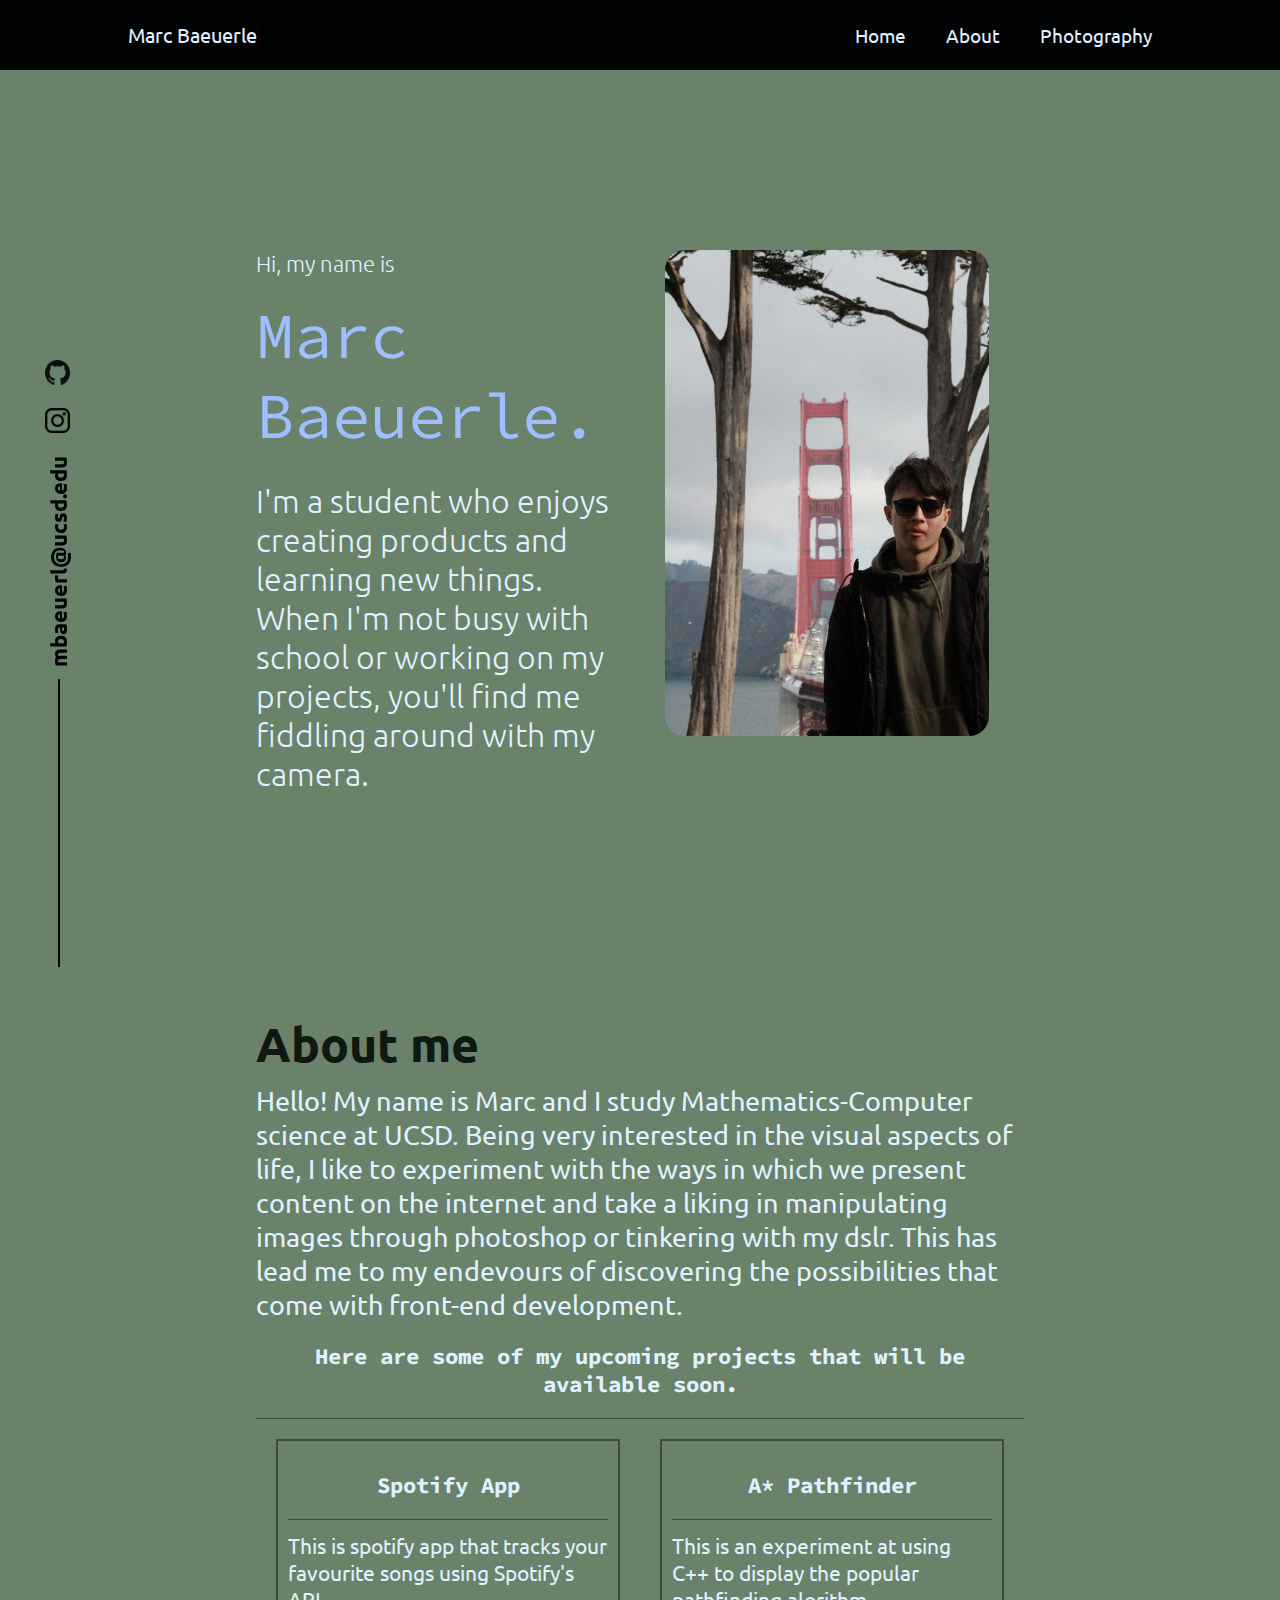
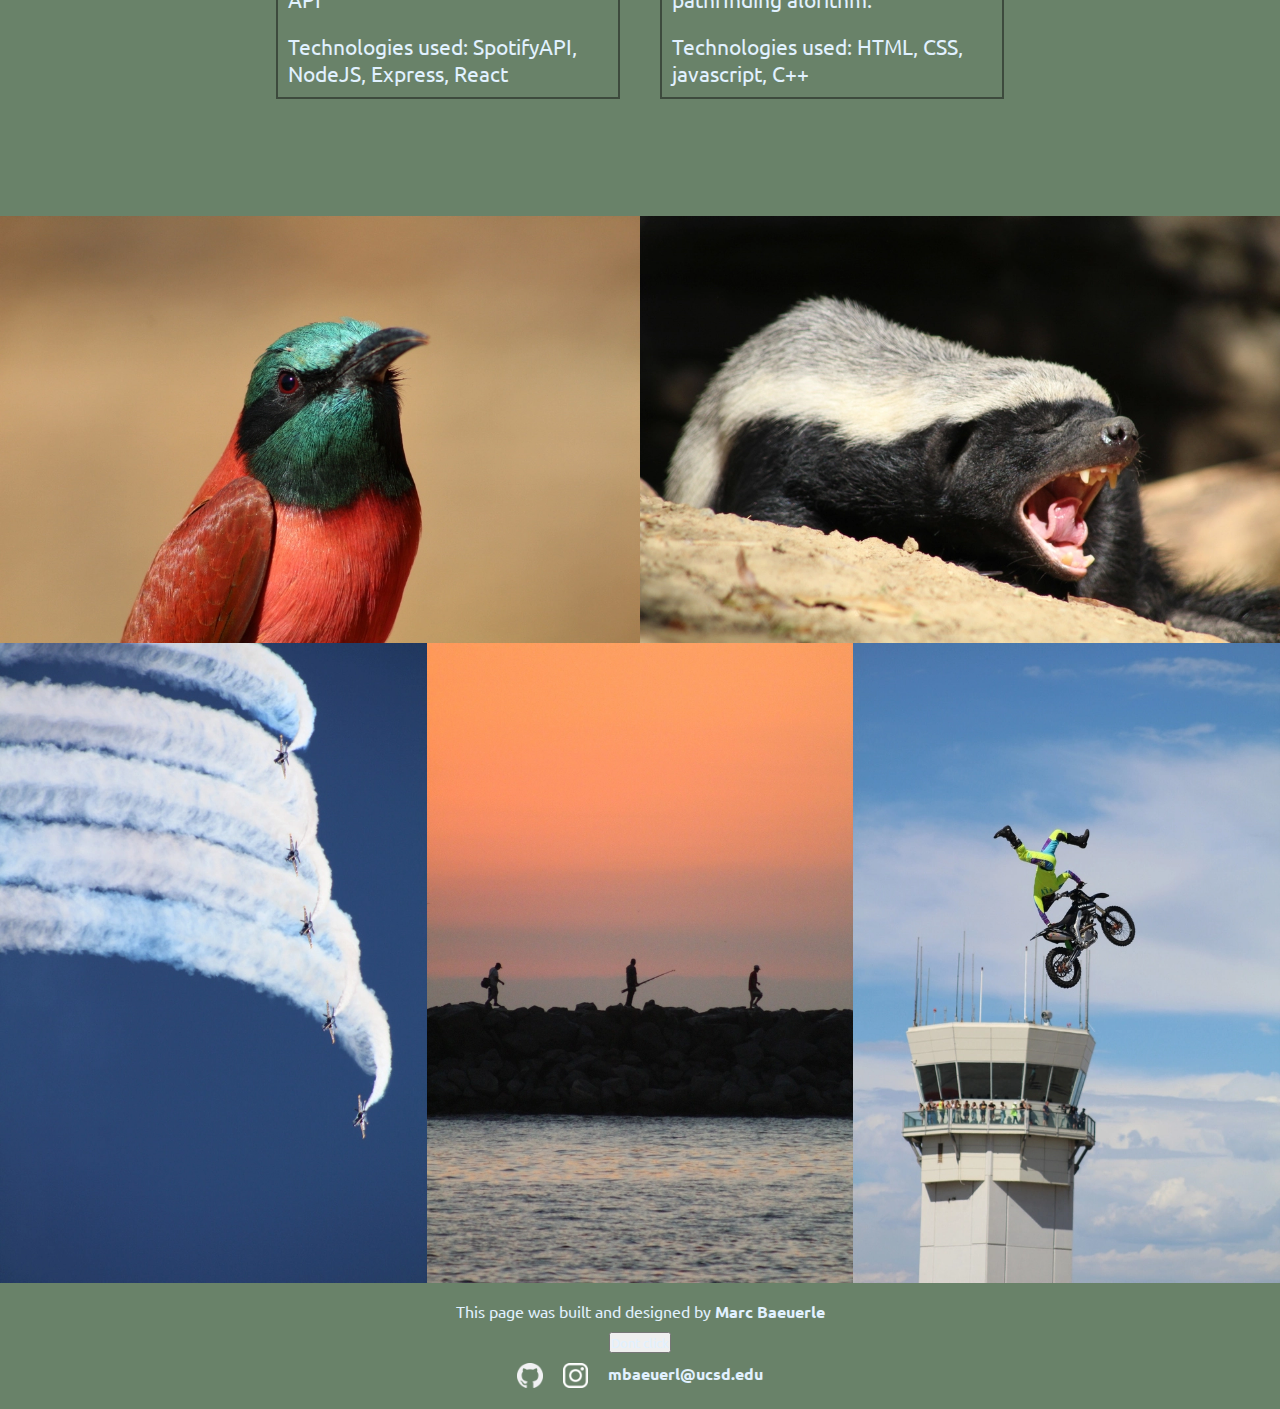
<file: index.html>
<!DOCTYPE html>
<html lang="en">

<head>
  <meta charset="UTF-8">
  <meta name="author" content="Marc Baeuerle">
  <meta name="viewport" content="width=device-width, initial-scale=1.0">

  <title>Marc's Website</title>
  <link rel="icon" type="image/x-icon" href="photos/title_icon.png">
  <link rel="stylesheet" href="newStyle.css" media="screen" type="text/css">
  <script>

  </script>


</head>

<body>

  <header>
    <nav>
      <a class="nav-logo" href="#">
        <span>Marc Baeuerle</span>
        <div class="cursor"></div>
      </a>

      <ul class="nav-list">
        <li>
          <a href="index.html">Home</a>
        </li>
        <li>
          <a href="#anchor-about">About</a>
        </li>
        <li>
          <a href="#anchor-photography">Photography</a>
        </li>
        <!-- <li>
          <a class="end" href="demos.html">Demos page</a>
        </li> -->
      </ul>

      <ul class="hamburger">
        <li>
          <a href="#">
            <span class="bar"></span>
            <span class="bar"></span>
            <span class="bar"></span>
          </a>
        </li>
      </ul>


    </nav>
  </header>
  <main>
    <div id="non-image">
      <section id="sidebar-contact">
        <ul>
          <!--a href="link address"><img src="image destination"></a>-->
          <li><a href="https://github.com/MarcBaeuerle"><img src="photos/github_icon.png" height="25"
                alt="github logo"></a></li>
          <li><a href="https://www.instagram.com/marcc.baeuerle/"><img src="photos/instagram_icon.png" height="25"
                alt="instagram logo"></a></li>
          <li>
            <h4><span id="line"></span>mbaeuerl@ucsd.edu</h4>
          </li>
        </ul>
      </section>


      <section id="anchor-home">

        <div class="home-text">
          <h2><code>Hi, my name is</code></h2>
          <h1><span><strong>Marc Baeuerle.</strong></span></h1>
          <h3>I'm a student who enjoys creating products and learning new things.
            When I'm not busy with school or working on my projects, you'll find me fiddling around with my camera.
          </h3>
        </div>
        <aside>
          <picture id="profile-pic">
            <source media="(max-width:992px)" srcset="photos/me_2.webp">
            <img src="photos/profile_picnew.webp" alt="Me standing in from of the golden gate bridge">
          </picture>
        </aside>
        <br>

      </section>

    
      <section id="anchor-about">
        <div class="about-text">
          <h2>About me</h2>
          <p>Hello! My name is Marc and I study Mathematics-Computer science at UCSD. Being very interested in the
            visual aspects of life, I like to experiment with the ways in which we present content on the internet
            and take a liking in manipulating images through photoshop or tinkering with my dslr. This has lead me
            to my endevours of discovering the possibilities that come with front-end development.
          </p>

          <h4>Here are some of my upcoming projects that will be available soon.</h4>
          <ul>
            <li>
              <h4>Spotify App</h4>
              <p class="descrip">This is spotify app that tracks your favourite songs using Spotify's API</p>
              <br>
              <p>Technologies used: SpotifyAPI, NodeJS, Express, React</p>             
            </li>
            <li>
              <h4>A* Pathfinder</h4>
              <p class="descrip">This is an experiment at using C++ to display the popular pathfinding alorithm.</p>
              <br>
              <p>Technologies used: HTML, CSS, javascript, C++</p>
            </li>
          </ul>
        </div>
      </section>
    </div>
    <section id="anchor-photography">
      <h6>My photographs</h6>
      <ul class="pictures-one">
        <li>
          <img src="photos/bird.webp" loading="lazy" alt="Image of a Bee-Eater">
        </li>
        <li>
          <img src="photos/honeybadger.webp" loading="lazy" alt="Image of a Honeybadger yawning">
        </li>
      </ul>
      <ul class="pictures-two">
        <li>
          <img src="photos/planes.webp" loading="lazy" alt="Image of 5 Blue Angles flying in unison">
        </li>
        <li>
          <img src="photos/sunset.webp" loading="lazy" alt="Image of a stuntman doing acrobatics with his bike">
        </li>
        <li>
          <img src="photos/bikeshow.webp" loading="lazy" alt="Image of 3 fisherman in the sunset">
        </li>
      </ul>
    </section>
  </main>


  <footer>
    <p>This page was built and designed by <strong>Marc Baeuerle</strong></p>
    <button type="button"
      onclick="alert('who is THOMAS A POWELL? 🙄🤭🤔🤫😰 in math: my solution ➗😊 in history: my QUEEN 👑😣 in art: my canvas 🎨🥳 in science: my oxygen 💨😝 in geography: my world 🌎🤯')">Dont
      click</button>
      <ul>
        <!--a href="link address"><img src="image destination"></a>-->
        <li><a href="https://github.com/MarcBaeuerle"><img src="photos/github_icon.png" height="25"
              alt="github logo"></a></li>
        <li><a href="https://www.instagram.com/marcc.baeuerle/"><img src="photos/instagram_icon.png" height="25"
              alt="instagram logo"></a></li>
        <li>
          <h4>mbaeuerl@ucsd.edu</h4>
        </li>
      </ul>
  </footer>
</body>


</html>
</file>
<file: newStyle.css>
@import url('https://fonts.googleapis.com/css2?family=Source+Code+Pro:wght@500&family=Ubuntu:wght@300&display=swap');

* {
    /* border: 1px solid white; */
    color: #E1F1FF;
    margin: 0;
    padding: 0;
    list-style: none;
    text-decoration: none;
    font-family: 'Ubuntu', sans-serif;
}

body {
    background-color: rgb(105, 130, 105);
}


/* -------------------THIS CONTROLS THE HEADER AND NAVIGATION------------------- */

header {
    width: 100%;
    height: max(70px, 6vh);
    display: block;
    background-color: #020305;
    position: sticky;
    top: 0;
    z-index: 2;
}

nav {
    width: 80%;
    height: 100%;
    display: block;
    margin: 0 auto;
    /* background-color: red; */
}

.nav-logo {
    height: 100%;
    display: table;
    float: left;
    color: #E1F1FF;
}

.nav-logo span {
    color: #E1F1FF;
    transition: 0.5s;
    height: 100%;
    display: table-cell;
    vertical-align: middle;
    font-size: 20px;
}

.nav-list {
    float: right;
    height: 100%;
}

.nav-list li {
    height: 100%;
    display: table;
    float: left;
    padding: 0 20px;
}

.nav-list li a {
    display: table-cell;
    vertical-align: middle;
    height: 100%;
    color: #E1F1FF;
    font-family: 'Ubuntu', sans-serif;
    font-size: 1.2rem;
    transition: 0.3s;
}

.hamburger {
    display: none;
    cursor: pointer;
    float: right;
    height: 100%;
}

.hamburger li {
    height: 100%;
    display: table;
    float: left;
    padding: 0 20px;
}

.hamburger li a {
    display: table-cell;
    vertical-align: middle;
    height: 100%;
    color: #E1F1FF;
    font-family: sans-serif;
    transition: 0.3s;
}

.nav-list li:last-child {
    padding: 0 0 0 20px;
}

.nav-list a:hover {
    color: #698269;
    transition: 0.2s;
}

.nav-logo :hover {
    color: #698269;
    transition: 0.5s;
}



.bar {
    display: block;
    width: 25px;
    height: 3px;
    margin: 5px auto;
    background-color: white;
}


/* tablet screen */
@media (max-width: 992px) and (hover: none) {

    header {
        background-color: #020305;
    }

    .nav-logo :hover {
        color: rgb(192, 196, 208);

    }

    .nav-list {
        display: none;
    }

    .hamburger {
        display: block;
    }


}

/* phone screen */
@media (max-width: 768px) {
    header {
        background-color: #020305;
    }

    .nav-list {
        display: none;
    }

    .hamburger {
        display: block;
    }



}

.cursor {
    background: black;
    line-height: 0px;
    margin-top: 23px;
    margin-left: 4px;
    animation: blink 0.8s infinite;
    width: 3px;
    height: 22px;
}

@keyframes blink {
    0% {
        background: black;
    }

    50% {
        background: #E1F1FF;
    }

    100% {
        background: black;
    }
}

/* ---------------------THIS CONTROLS THE SIDE BAR CONTACTS--------------------- */


#sidebar-contact {
    position: sticky;
    top: 40%;
    float: left;
    margin-left: 5vh;
    margin-right: 0;
    /* background-color: red; */
}

#sidebar-contact h4 {
    color: #020305;
    font-size: 22px;
    writing-mode: vertical-lr;
    transform: rotate(-180deg);
}

#line {
    display: inline-block;
    width: 2px;
    height: 32vh;
    margin-bottom: 12px;
    background-color: #020305;
}

#sidebar-contact img {
    margin-bottom: 20px;
    filter: invert(0);
    transition: 0.2s;

}

#sidebar-contact img:hover {
    transform: scale(2);
}

@media screen and (max-width: 992px) {
    #sidebar-contact {
        display: none;
    }
}


/* ------------------------------THIS CONTROLS MAIN------------------------------ */

main {
    width: 100%;
    margin: auto;
    height: 100%;
}


section {
    max-width: 60%;
    margin-inline: auto;
}

@media screen and (max-width: 992px) {

    section {
        max-width: 70%;
    }
}

@media screen and (max-width: 768px) {

    section {
        max-width: 90%;
    }
}

/* -------------------------THIS CONTROLS HOME SECTION------------------------- */

#anchor-home {
    height: max(800px, 94vh);
    display: flex;
    font-family: sans-serif;
    font-size: 1rem;
    margin-left: 20%;
}


.home-text {
    flex: 50%;
    text-align: left;
    margin: 20vh 0px 0 0;
}

.home-text h2 {
    font-size: 1.4rem;
    font-weight: 1;
}

.home-text h1 {
    margin: 2vh 0;
    font-size: 4em;
    font-weight: 20;

}

.home-text strong {
    font-family: 'Source Code Pro', monospace;
    color: #9ebfff;
}

.home-text h3 {
    margin: 3vh 0;
    font-size: 2em;
    font-weight: 20;
}

#anchor-home aside {
    flex: 50%;
    margin: 20vh 10px;
    text-align: center;
}

#anchor-home aside img {
    height: 100%;
    border-radius: 20px;
    transition: 0.5s;

}

@media screen and (min-width: 992px) and (hover: hover) {
    #anchor-home aside img:hover {
        filter: grayscale(1);
        transform: scale(1.1);
    }
}

@media screen and (max-width: 992px) {

    #anchor-home {
        flex-wrap: wrap;
        width: 90% !important;
        margin-left: auto;
    }

    .home-text {
        padding-top: 5vh;
        margin-top: 3vh;
        font-size: 0.7em;
        margin-bottom: 0;
        max-width: 100%;
    }

    #anchor-home aside {
        margin: 0 0;
        padding-top: 0;
        /* text-align: center; */
        max-height: 40%;
        max-width: 100%;
    }

    #anchor-home aside img {
        height: 100%;
    }
}




/* -------------------------THIS CONTROLS ABOUT SECTION------------------------- */

#anchor-about {
    height: max(800px, 100vh);
    display: flex;
    flex-direction: column;
    font-size: 1rem;
    font-family: sans-serif;

}

#anchor-about * {
    /* border: 1px solid white; */
}

.about-text {
    margin: auto;
}

.about-text h2 {
    color: #101811;
    font-size: 3em;
    margin-bottom: 10px;
}

.about-text p {
    font-size: 1.7em;
}

.about-text h3 {
    margin-top: 20px;
    font-size: 1.7em;

}

.about-text h4 {
    text-align: center;
    font-family: 'Source Code Pro', monospace;
    border-bottom: 1px solid #3D4A3D;
    padding: 20px 0;
    font-size: 1.4em;
}

.about-text ul {
    display: flex;
    justify-content: space-around;
}

.about-text li {
    border: 2px solid #3D4A3D;
    padding: 10px;
    margin: 20px;
    flex: 50%;
    max-width: 90%;
}

.about-text .descrip {
    padding-top: 12px;
}

.about-text ul li p {
    font-size: 1.3em;

}

@media screen and (max-width: 768px) {
    #anchor-about {
        height: max(1400px, 120vh);
    }

    .about-text ul {
        flex-wrap: wrap;
    }
}


/* ----------------------THIS CONTROLS PHOTOGRAPHY SECTION---------------------- */

#anchor-photography {
    max-width: 1944px !important;
    /* border: 1px solid white; */
}

#anchor-photography * {
    font-size: 0;
}


.pictures-one {
    display: flex;
    flex-wrap: wrap;
}

.pictures-one li {
    flex: 25%;
}

.pictures-one li img {
    width: 100%;
}

.pictures-two {
    display: flex;
    flex-wrap: wrap;
}

.pictures-two li {
    flex: 16.667%;
}

.pictures-two li img {
    max-width: 100%;
    height: auto;
}

@media screen and (hover: hover) {
    li img {
        transition: 0.3s;
    }

    li img:hover {
        transform: scale(1.05);
        border-radius: 20px;
    }
}

@media screen and (max-width: 768px) {
    .pictures-one li {
        flex: 100%;
    }

    .pictures-two li {
        flex: 100%;
    }

    .pictures-two li img {
        width: 100%;
        object-fit: cover;
    }
}


/* ----------------------------THIS CONTROLS FOOTER----------------------------- */

footer {
    text-align: center;
    height: 10vh;
    padding: 2vh;
}

footer button {
    margin-top: 10px;
}

footer ul {
    display: flex;
    justify-content: center;
}

footer ul li {
    padding: 10px 10px;
}

footer ul img {
    filter: invert(1);
    transition: 0.3s;
}

footer ul img:hover {
    transform: scale(2);
}
</file>
